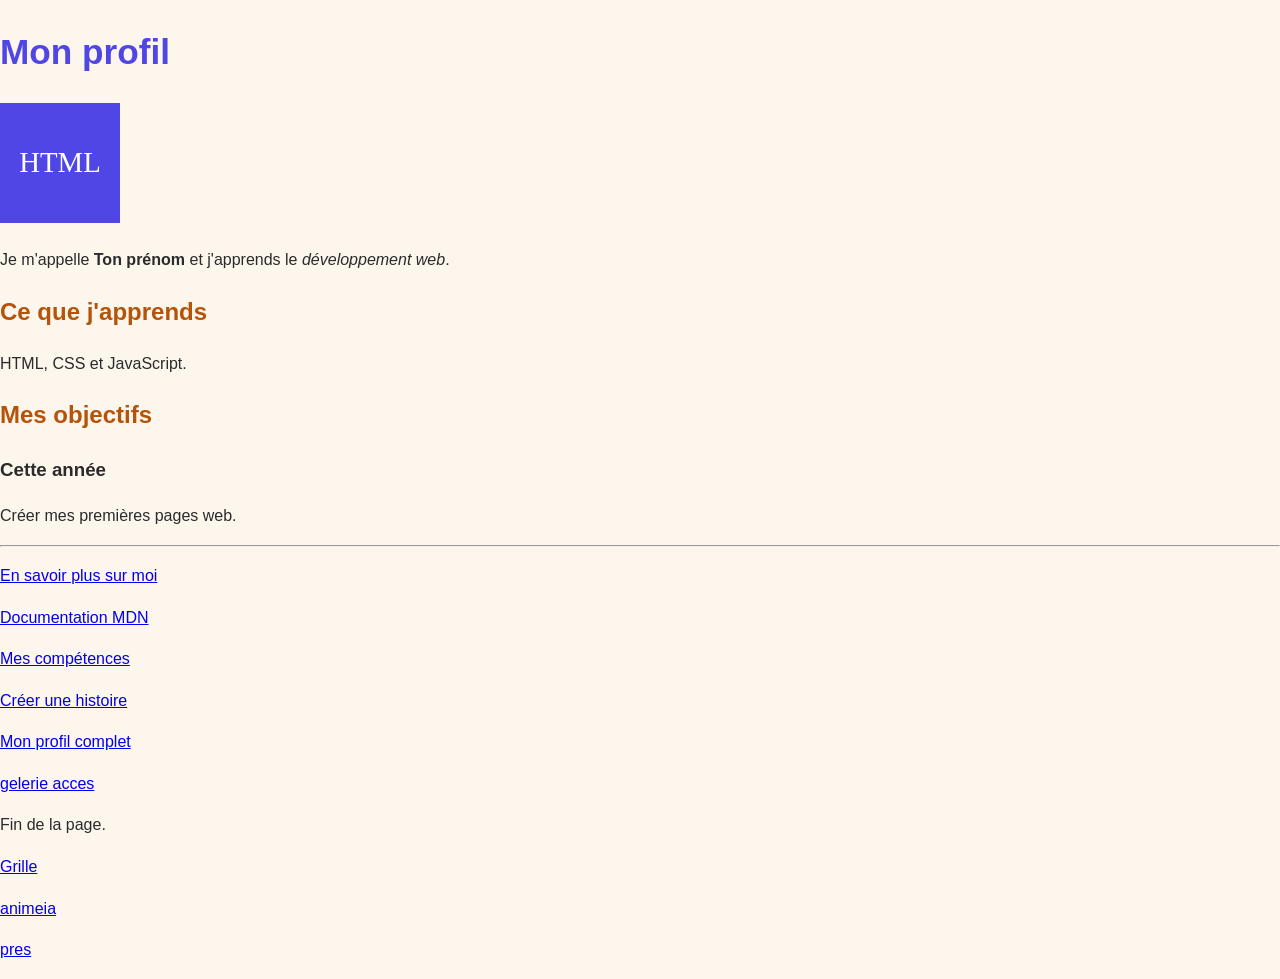
<file: index.html>
<!DOCTYPE html>
<html lang="fr">
<head>
  <meta charset="UTF-8">
  <meta name="viewport" content="width=device-width, initial-scale=1.0">
  <title>Mon profil</title>
  <link rel="stylesheet" href="style.css">
</head>
<body>
  <h1>Mon profil</h1>
  <img src="images/logo.svg" alt="Logo HTML violet" width="120">
  <p>Je m'appelle <strong>Ton prénom</strong> et j'apprends le <em>développement web</em>.</p>

  <h2>Ce que j'apprends</h2>
  <p>HTML, CSS et JavaScript.</p>

  <h2>Mes objectifs</h2>
  <h3>Cette année</h3>
  <p>Créer mes premières pages web.</p>
  <hr>

  <p><a href="apropos.html">En savoir plus sur moi</a></p>
  <p><a href="https://developer.mozilla.org/fr/" target="_blank" rel="noopener">Documentation MDN</a></p>
    <p><a href="competences.html">Mes compétences</a></p>
  <p><a href="formulaire.html">Créer une histoire</a></p>
  <p><a href="profil.html">Mon profil complet</a></p
  <p><a href="galerie.html">gelerie acces</a></p>                                                 
  <p>Fin de la page.</p>
  <p> <a href="grille.html">Grille</a></p>
  <p> <a href="dom.html">animeia</a></p>
  <p> <a href="dom.htlm"> pres </a></p>
</body>
</html>
</file>
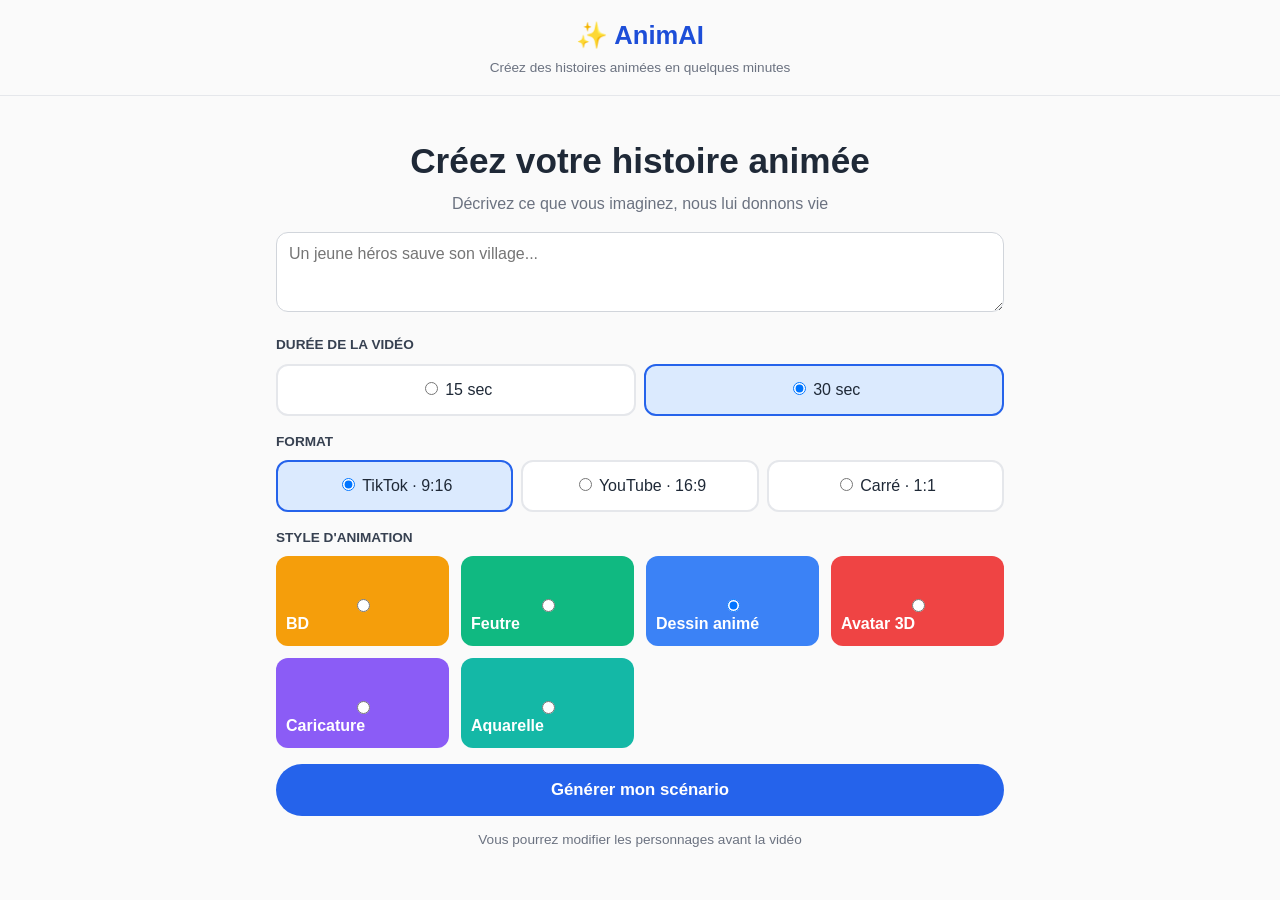
<file: animai.html>
<!DOCTYPE html>
<html lang="fr">
<head>
  <meta charset="UTF-8">
  <meta name="viewport" content="width=device-width, initial-scale=1.0">
  <title>AnimAI</title>
  <link rel="stylesheet" href="animai.css">
</head>
<body>

  <header class="entete">
    <p class="logo">✨ AnimAI</p>
    <p class="slogan">Créez des histoires animées en quelques minutes</p>
  </header>

  <main class="page">
    <h1>Créez votre histoire animée</h1>
    <p class="sous-titre">Décrivez ce que vous imaginez, nous lui donnons vie</p>

    <form action="animai.html" method="get">

      <textarea name="idee" rows="3" placeholder="Un jeune héros sauve son village..." required></textarea>

      <fieldset>
        <legend>Durée de la vidéo</legend>
        <div class="choix-groupe">
          <label class="choix"><input type="radio" name="duree" value="15"> 15 sec</label>
          <label class="choix"><input type="radio" name="duree" value="30" checked> 30 sec</label>
        </div>
      </fieldset>

      <fieldset>
        <legend>Format</legend>
        <div class="choix-groupe">
          <label class="choix"><input type="radio" name="format" value="vertical" checked> TikTok · 9:16</label>
          <label class="choix"><input type="radio" name="format" value="horizontal"> YouTube · 16:9</label>
          <label class="choix"><input type="radio" name="format" value="carre"> Carré · 1:1</label>
        </div>
      </fieldset>

      <fieldset>
        <legend>Style d'animation</legend>
        <div class="styles">
          <label class="style-carte s1"><input type="radio" name="style" value="bd"> BD</label>
          <label class="style-carte s2"><input type="radio" name="style" value="feutre"> Feutre</label>
          <label class="style-carte s3"><input type="radio" name="style" value="dessin-anime" checked> Dessin animé</label>
          <label class="style-carte s4"><input type="radio" name="style" value="avatar-3d"> Avatar 3D</label>
          <label class="style-carte s5"><input type="radio" name="style" value="caricature"> Caricature</label>
          <label class="style-carte s6"><input type="radio" name="style" value="aquarelle"> Aquarelle</label>
        </div>
      </fieldset>

      <button type="submit">Générer mon scénario</button>
      <p class="note">Vous pourrez modifier les personnages avant la vidéo</p>

    </form>
  </main>

</body>
</html>
</file>
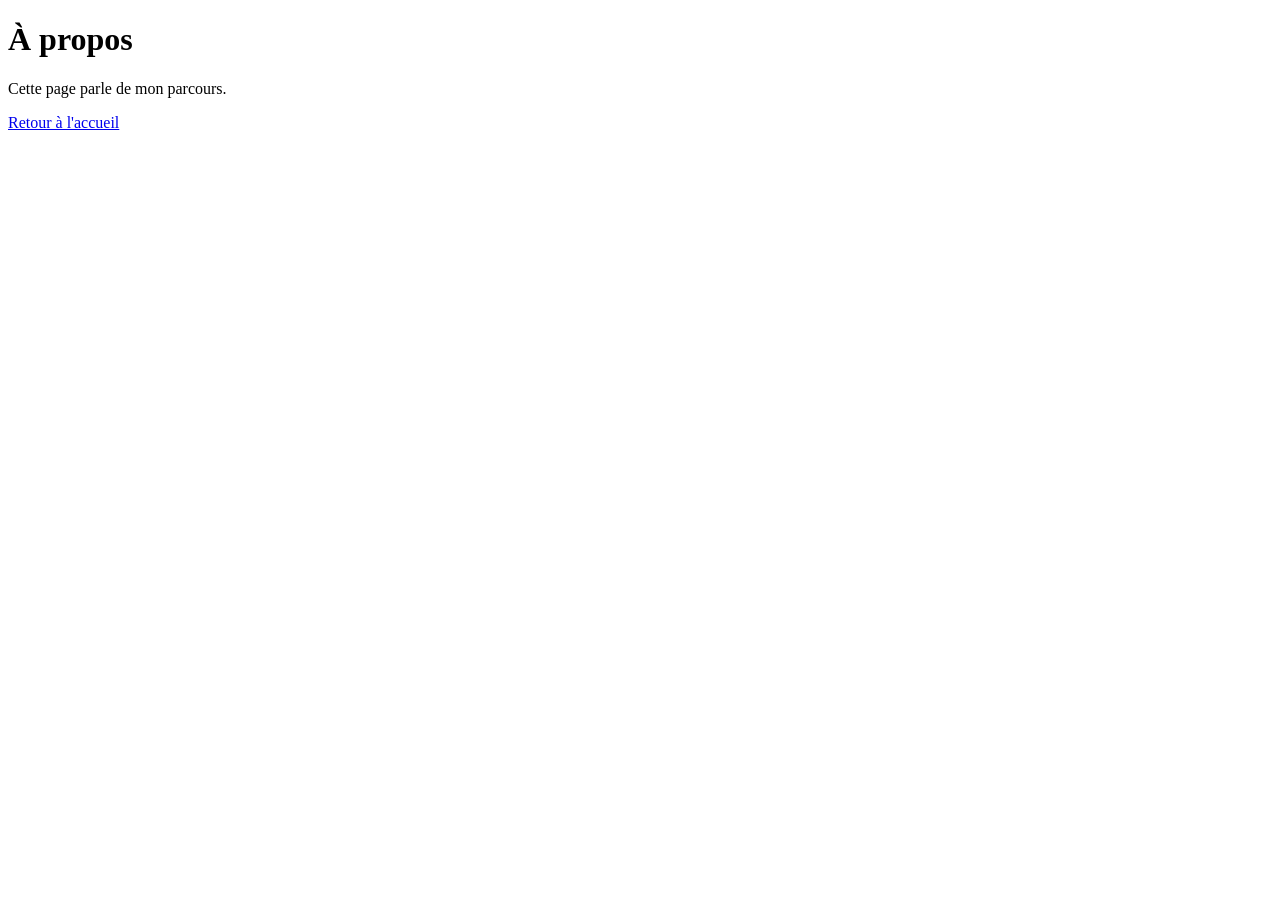
<file: apropos.html>
<!DOCTYPE html>
<html lang="fr">
<head>
  <meta charset="UTF-8">
  <meta name="viewport" content="width=device-width, initial-scale=1.0">
  <title>À propos</title>
</head>
<body>
  <h1>À propos</h1>
  <p>Cette page parle de mon parcours.</p>
  <a href="index.html">Retour à l'accueil</a>
</body>
</html>
</file>
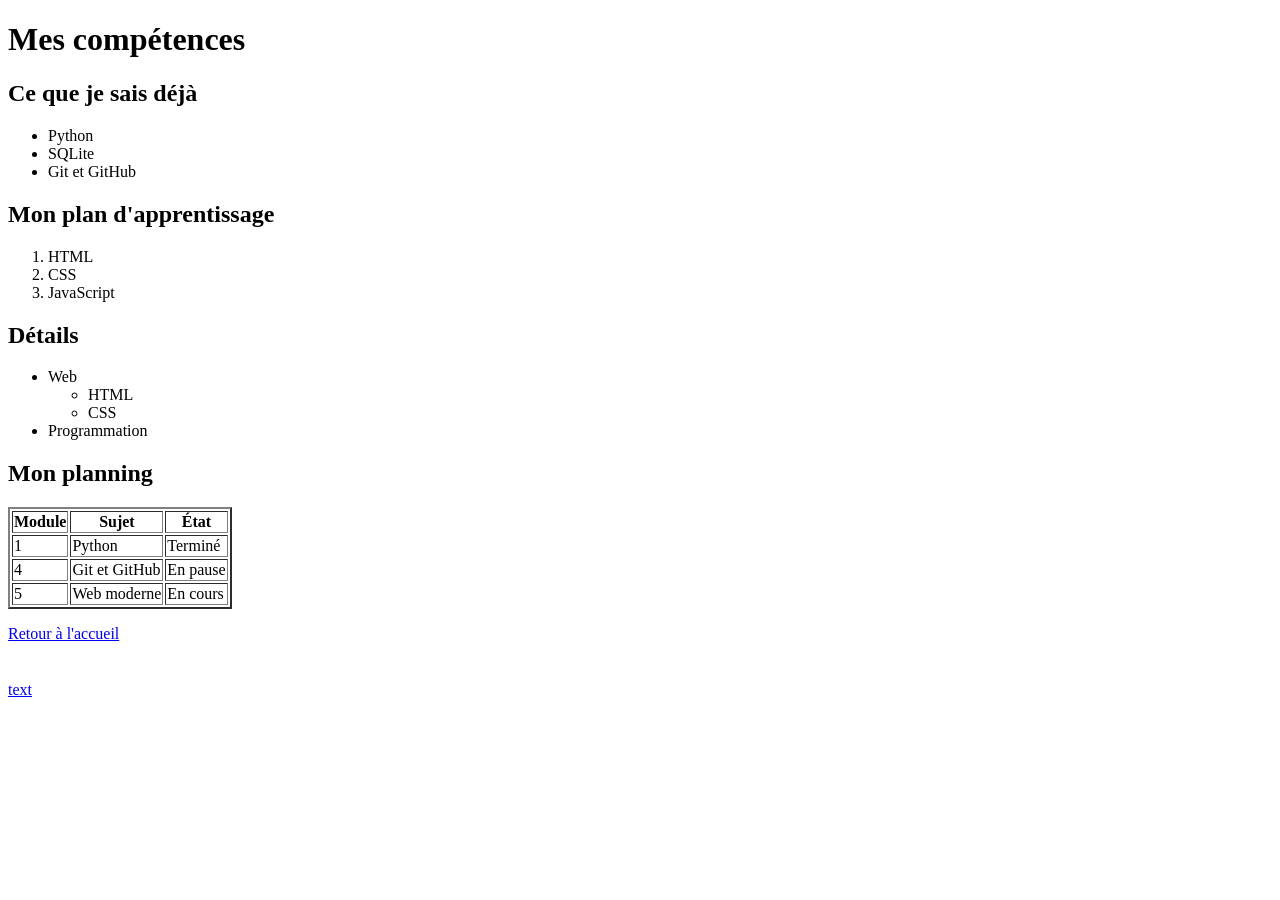
<file: competences.html>
<!DOCTYPE html>
<html lang="fr">
<head>
  <meta charset="UTF-8">
  <meta name="viewport" content="width=device-width, initial-scale=1.0">
  <title>Mes compétences</title>
</head>
<body>
  <h1>Mes compétences</h1>

  <h2>Ce que je sais déjà</h2>
  <ul>
    <li>Python</li>
    <li>SQLite</li>
    <li>Git et GitHub</li>
  </ul>

  <h2>Mon plan d'apprentissage</h2>
  <ol>
    <li>HTML</li>
    <li>CSS</li>
    <li>JavaScript</li>
  </ol>

  <h2>Détails</h2>
  <ul>
    <li>Web
      <ul>
        <li>HTML</li>
        <li>CSS</li>
      </ul>
    </li>
    <li>Programmation</li>
  </ul>

  <h2>Mon planning</h2>
  <table border="2">
    <thead>
      <tr>
        <th>Module</th>
        <th>Sujet</th>
        <th>État</th>
      </tr>
    </thead>
    <tbody>
      <tr>
        <td>1</td>
        <td>Python</td>
        <td>Terminé</td>
      </tr>
      <tr>
        <td>4</td>
        <td>Git et GitHub</td>
        <td>En pause</td>
      </tr>
      <tr>
        <td>5</td>
        <td>Web moderne</td>
        <td>En cours</td>
      </tr>
    </tbody>
  </table>

  <p><a href="index.html">Retour à l'accueil</a></p>

</body>
</html>

<table>
  <thead>
    <tr>
      <th></th>
    </tr>
  </thead>
</table>

<tbody>
  <tr></tr>
<td></td>

  <p>
    <a href="lien"> text</a>
  </p>
</file>
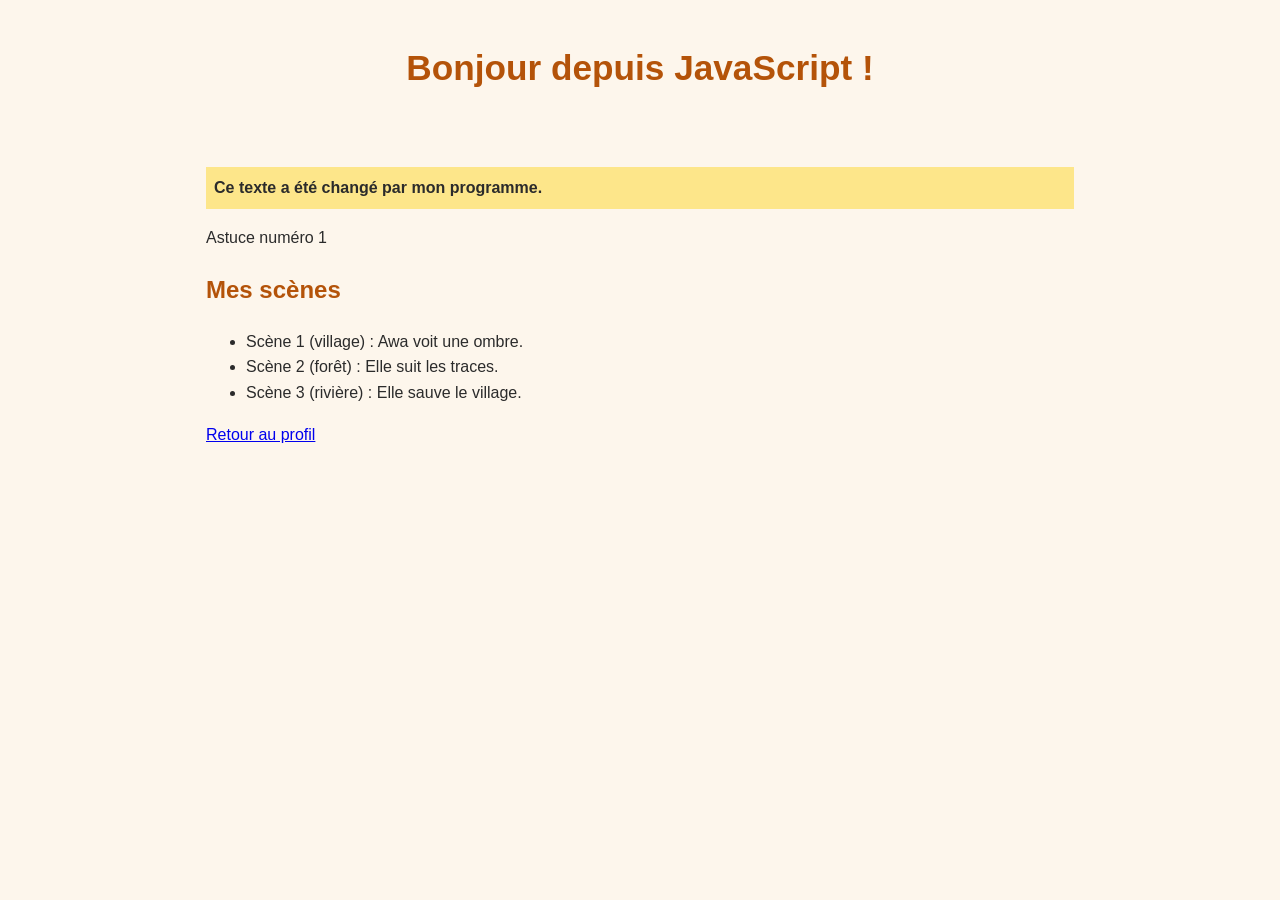
<file: dom.html>
<!DOCTYPE html>
<html lang="fr">
<head>
  <meta charset="UTF-8">
  <meta name="viewport" content="width=device-width, initial-scale=1.0">
  <title>Jour 16 : le DOM</title>
  <link rel="stylesheet" href="style.css">
</head>
<body>

  <header>
    <h1 id="titre">Titre d'origine</h1>
  </header>

  <main>
    <p id="message">Message d'origine</p>

    <p class="astuce">Première astuce</p>
    <p class="astuce">Deuxième astuce</p>

    <h2>Mes scènes</h2>
    <ul id="liste-scenes"></ul>

    <p><a href="index.html">Retour au profil</a></p>
  </main>

  <script src="js/jour16.js"></script>
</body>
</html>
</file>
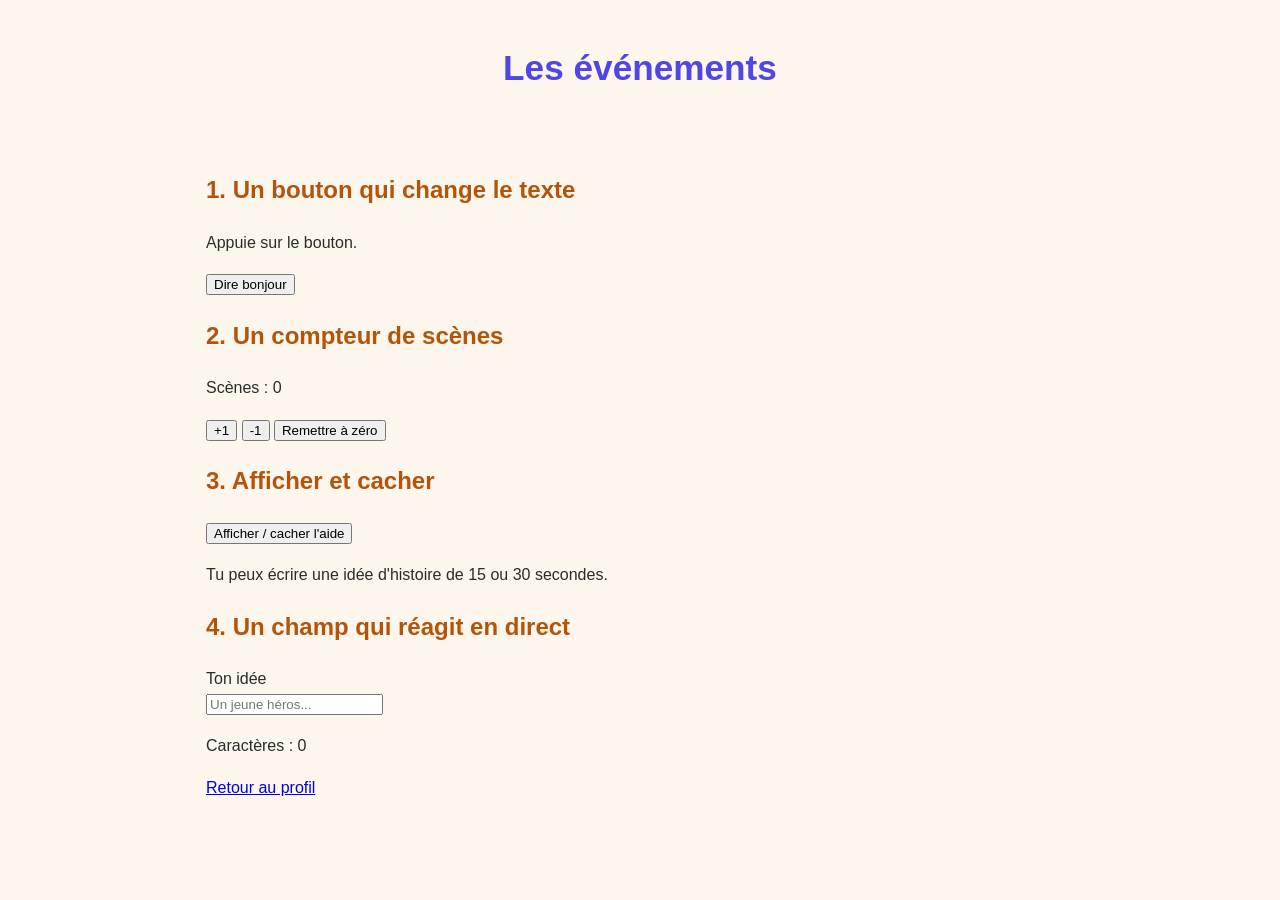
<file: evenements.html>
<!DOCTYPE html>
<html lang="fr">
<head>
  <meta charset="UTF-8">
  <meta name="viewport" content="width=device-width, initial-scale=1.0">
  <title>Jour 17 : les événements</title>
  <link rel="stylesheet" href="style.css">
</head>
<body>

  <header>
    <h1>Les événements</h1>
  </header>

  <main>

    <h2>1. Un bouton qui change le texte</h2>
    <p id="message">Appuie sur le bouton.</p>
    <button id="btn-message">Dire bonjour</button>

    <h2>2. Un compteur de scènes</h2>
    <p>Scènes : <span id="compteur">0</span></p>
    <button id="btn-plus">+1</button>
    <button id="btn-moins">-1</button>
    <button id="btn-zero">Remettre à zéro</button>

    <h2>3. Afficher et cacher</h2>
    <button id="btn-basculer">Afficher / cacher l'aide</button>
    <p id="aide" class="cache">Tu peux écrire une idée d'histoire de 15 ou 30 secondes.</p>

    <h2>4. Un champ qui réagit en direct</h2>
    <label for="idee">Ton idée</label><br>
    <input type="text" id="idee" placeholder="Un jeune héros...">
    <p>Caractères : <span id="nb-caracteres">0</span></p>

    <p><a href="profil.html">Retour au profil</a></p>

  </main>

  <script src="js/jour17.js"></script>
</body>
</html>
</file>
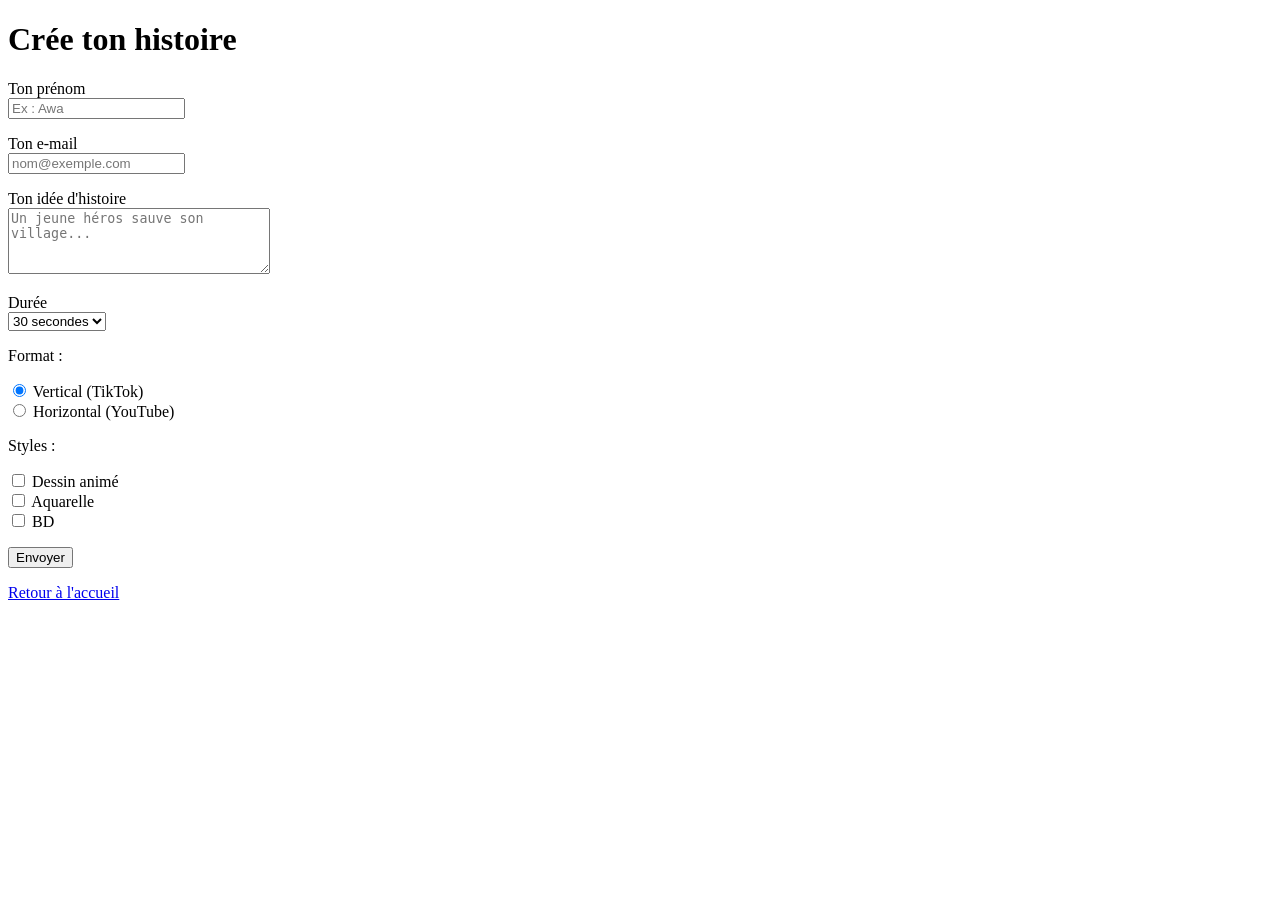
<file: formulaire.html>
<!DOCTYPE html>
<html lang="fr">
<head>
  <meta charset="UTF-8">
  <meta name="viewport" content="width=device-width, initial-scale=1.0">
  <title>Mon formulaire</title>
</head>
<body>
  <h1>Crée ton histoire</h1>

  <form action="formulaire.html" method="get">

    <p>
      <label for="prenom">Ton prénom</label><br>
      <input type="text" id="prenom" name="prenom" placeholder="Ex : Awa" required>
    </p>

    <p>
      <label for="email">Ton e-mail</label><br>
      <input type="email" id="email" name="email" placeholder="nom@exemple.com" required>
    </p>

    <p>
      <label for="idee">Ton idée d'histoire</label><br>
      <textarea id="idee" name="idee" rows="4" cols="30" placeholder="Un jeune héros sauve son village..."></textarea>
    </p>

    <p>
      <label for="duree">Durée</label><br>
      <select id="duree" name="duree">
        <option value="15">15 secondes</option>
        <option value="30" selected>30 secondes</option>
      </select>
    </p>

    <p>Format :</p>
    <p>
      <input type="radio" id="vertical" name="format" value="vertical" checked>
      <label for="vertical">Vertical (TikTok)</label><br>
      <input type="radio" id="horizontal" name="format" value="horizontal">
      <label for="horizontal">Horizontal (YouTube)</label>
    </p>

    <p>Styles :</p>
    <p>
      <input type="checkbox" id="dessin" name="style" value="dessin-anime">
      <label for="dessin">Dessin animé</label><br>
      <input type="checkbox" id="aquarelle" name="style" value="aquarelle">
      <label for="aquarelle">Aquarelle</label><br>
      <input type="checkbox" id="bd" name="style" value="bd">
      <label for="bd">BD</label>
    </p>

    <button type="submit">Envoyer</button>
  </form>

  <p><a href="index.html">Retour à l'accueil</a></p>
</body>
</html>
</file>
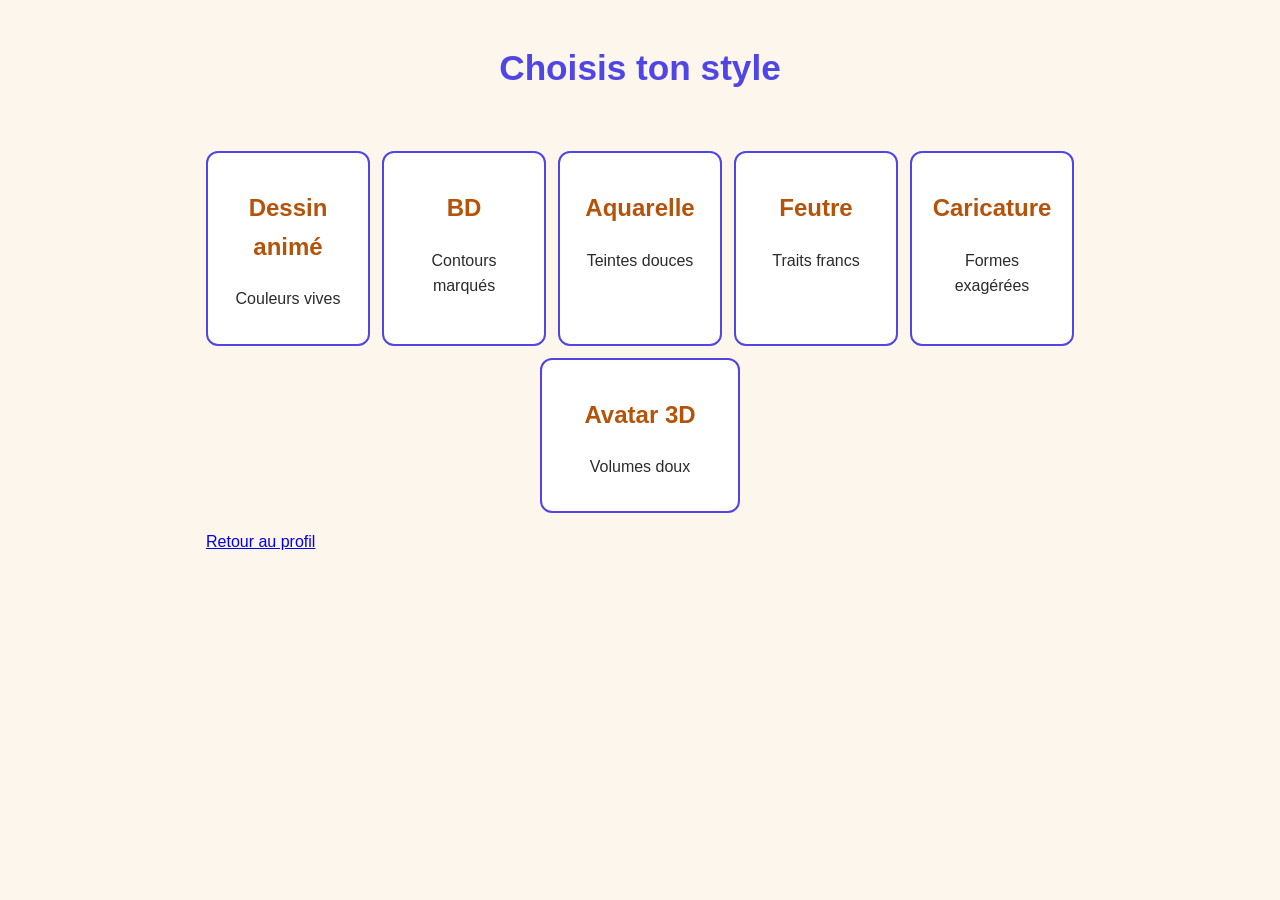
<file: galerie.html>
<!DOCTYPE html>
<html lang="fr">
<head>
  <meta charset="UTF-8">
  <meta name="viewport" content="width=device-width, initial-scale=1.0">
  <title>Choisis ton style</title>
  <link rel="stylesheet" href="style.css">
</head>
<body>

  <header>
    <h1>Choisis ton style</h1>
  </header>

  <main>
    <div class="galerie">
      <div class="carte-style">
        <h2>Dessin animé</h2>
        <p>Couleurs vives</p>
      </div>
      <div class="carte-style">
        <h2>BD</h2>
        <p>Contours marqués</p>
      </div>
      <div class="carte-style">
        <h2>Aquarelle</h2>
        <p>Teintes douces</p>
      </div>
      <div class="carte-style">
        <h2>Feutre</h2>
        <p>Traits francs</p>
      </div>
      <div class="carte-style">
        <h2>Caricature</h2>
        <p>Formes exagérées</p>
      </div>
      <div class="carte-style">
        <h2>Avatar 3D</h2>
        <p>Volumes doux</p>
      </div>
    </div>

    <p><a href="profil.html">Retour au profil</a></p>
  </main>

</body>
</html>
</file>
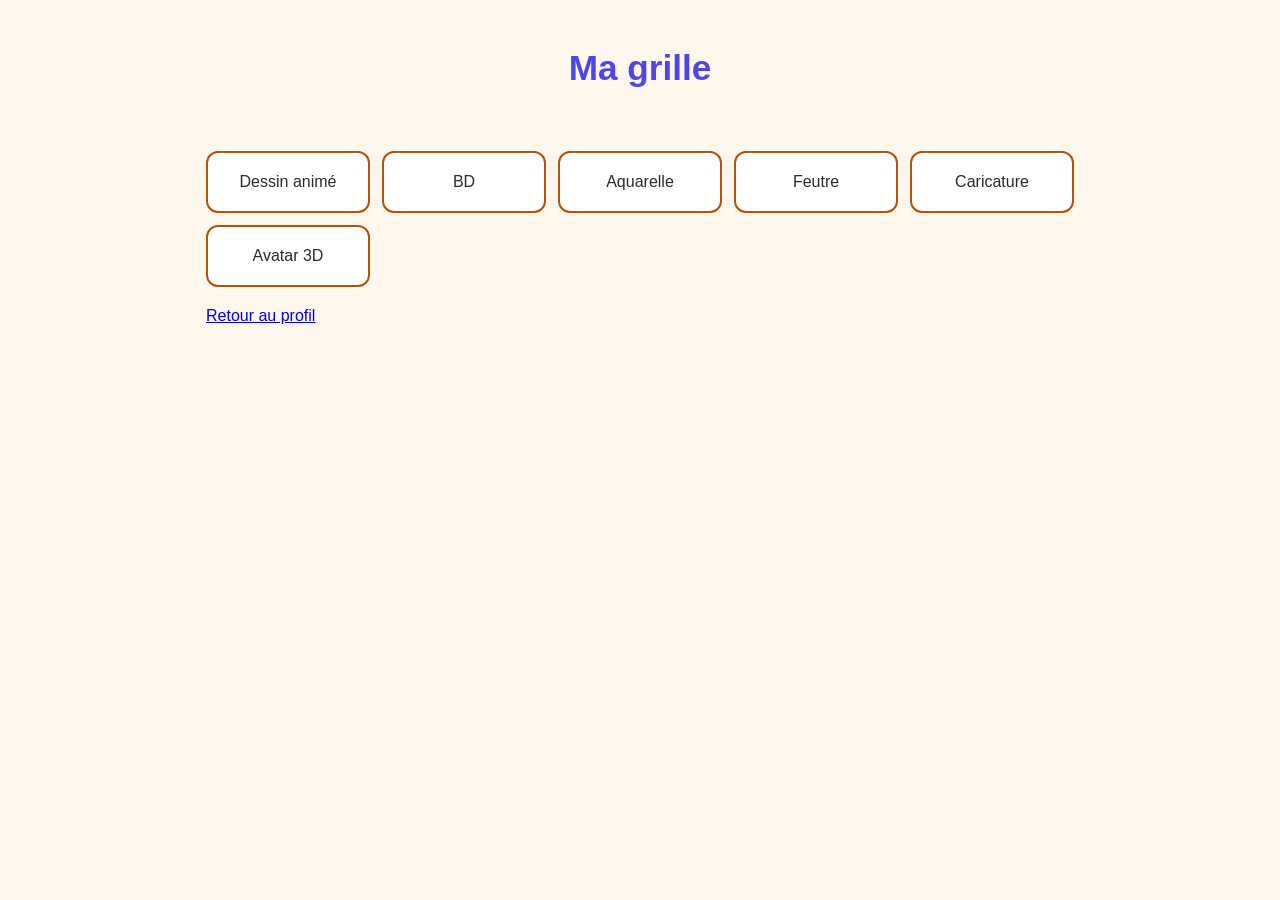
<file: grille.html>
<!DOCTYPE html>
<html lang="fr">
<head>
  <meta charset="UTF-8">
  <meta name="viewport" content="width=device-width, initial-scale=1.0">
  <title>Ma grille</title>
  <link rel="stylesheet" href="style.css">
</head>
<body>

  <header>
    <h1>Ma grille</h1>
  </header>

  <main>
    <div class="grille">
      <div class="tuile">Dessin animé</div>
      <div class="tuile">BD</div>
      <div class="tuile">Aquarelle</div>
      <div class="tuile">Feutre</div>
      <div class="tuile">Caricature</div>
      <div class="tuile">Avatar 3D</div>
    </div>

    <p><a href="profil.html">Retour au profil</a></p>
  </main>

</body>
</html>
</file>
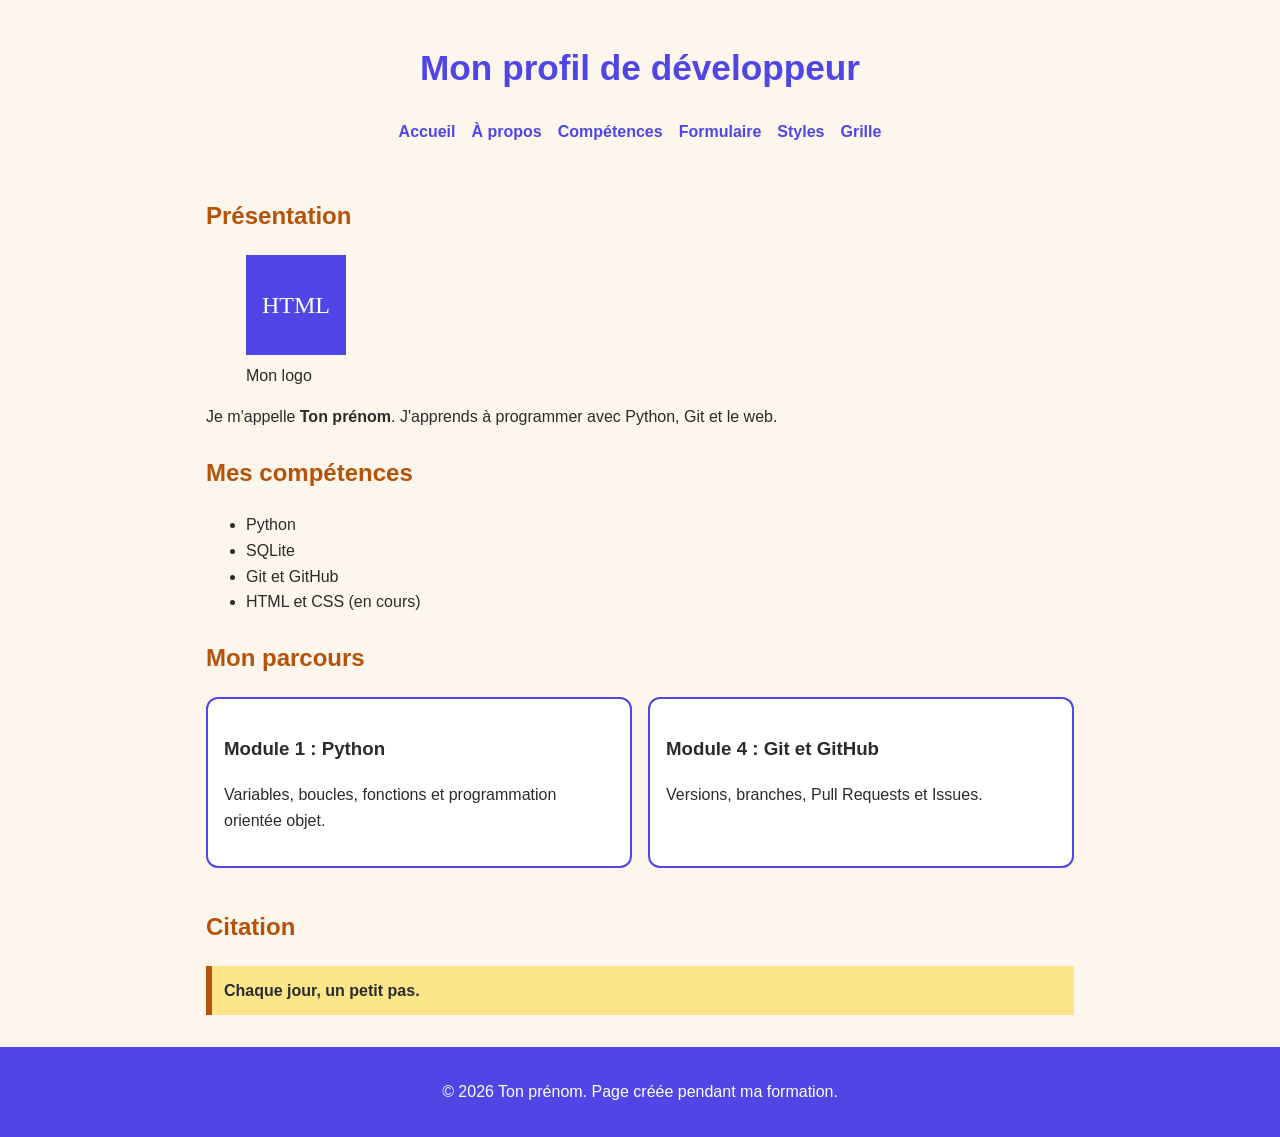
<file: profil.html>
<!DOCTYPE html>
<html lang="fr">
<head>
  <meta charset="UTF-8">
  <meta name="viewport" content="width=device-width, initial-scale=1.0">
  <title>Mon profil de développeur</title>
  <link rel="stylesheet" href="style.css">
</head>
<body>

  <header>
    <h1>Mon profil de développeur</h1>
    <nav>
      <a href="index.html">Accueil</a>
      <a href="apropos.html">À propos</a>
      <a href="competences.html">Compétences</a>
      <a href="formulaire.html">Formulaire</a>
      <a href="galerie.html">Styles</a>
      <a href="grille.html">Grille</a>
    </nav>
  </header>

  <main>

    <section>
      <h2>Présentation</h2>
      <figure>
        <img src="images/logo.svg" alt="Logo HTML violet" width="100">
        <figcaption>Mon logo</figcaption>
      </figure>
      <p>Je m'appelle <strong>Ton prénom</strong>. J'apprends à programmer avec Python, Git et le web.</p>
    </section>

    <section>
      <h2>Mes compétences</h2>
      <ul>
        <li>Python</li>
        <li>SQLite</li>
        <li>Git et GitHub</li>
        <li>HTML et CSS (en cours)</li>
      </ul>
    </section>

    <section>
      <h2>Mon parcours</h2>
      <div class="cartes">
        <article>
          <h3>Module 1 : Python</h3>
          <p>Variables, boucles, fonctions et programmation orientée objet.</p>
        </article>
        <article>
          <h3>Module 4 : Git et GitHub</h3>
          <p>Versions, branches, Pull Requests et Issues.</p>
        </article>
      </div>
    </section>

    <aside>
      <h2>Citation</h2>
      <p class="important">Chaque jour, un petit pas.</p>
    </aside>

  </main>

  <footer>
    <p>© 2026 Ton prénom. Page créée pendant ma formation.</p>
  </footer>

</body>
</html>
</file>
<file: style.css>
* {
  box-sizing: border-box;
}

body {
  font-family: Arial, sans-serif;
  background-color: #fdf6ec;
  color: #2b2b2b;
  line-height: 1.6;
  margin: 0;
}

header {
  padding: 16px;
  text-align: center;
}

h1 {
  color: #4f46e5;
}

h2 {
  color: #b45309;
}

nav a {
  color: #4f46e5;
  text-decoration: none;
  font-weight: bold;
}

main {
  max-width: 600px;
  margin: 0 auto;
  padding: 16px;
}

section {
  margin-bottom: 24px;
}

article {
  background-color: white;
  border: 2px solid #4f46e5;
  border-radius: 12px;
  padding: 16px;
  margin-bottom: 16px;
}

.important {
  background-color: #fde68a;
  font-weight: bold;
  padding: 12px;
  border-left: 6px solid #b45309;
}

footer {
  background-color: #4f46e5;
  color: white;
  text-align: center;
  padding: 16px;
}


nav {
  display: flex;
  justify-content: center;
  gap: 16px;
  flex-wrap: wrap;
}



.galerie {
  display: flex;             /* range les cartes côte à côte */
  flex-wrap: wrap;           /* si la ligne est pleine, passe à la suivante */
  gap: 12px;                 /* laisse 12 px entre les cartes */
  justify-content: center;   /* centre chaque ligne */
}

.carte-style {
  flex: 1 1 140px;           /* vise 140 px, mais agrandis-toi pour remplir la ligne */
  max-width: 200px;          /* jamais plus de 200 px */
  background-color: white;   /* fond blanc */
  border: 2px solid #4f46e5; /* cadre violet de 2 px */
  border-radius: 12px;       /* coins arrondis */
  padding: 16px;             /* espace entre le cadre et le texte */
  text-align: center;        /* texte centré */
}




.tuile {
  background-color: white;
  border: 2px solid #b45309;
  border-radius: 12px;
  padding: 16px;
  text-align: center;
}


.grille {
  display: grid;                                          /* active la grille */
  grid-template-columns: repeat(auto-fit, minmax(140px, 1fr)); /* autant de colonnes de 140 px minimum que possible */
  gap: 12px;                                              /* 12 px entre les cases */
}



img {
  max-width: 100%;   /* l'image ne dépasse jamais la largeur de son parent */
  height: auto;      /* la hauteur suit, pour garder les proportions */
}

h1 {
  font-size: 1.6rem; /* titre d'environ 25 px sur téléphone */
}

.cartes {
  display: grid;     /* transforme la boîte en grille */
  gap: 16px;         /* 16 px d'espace entre les cartes */
}

@media (min-width: 700px) {   /* SI l'écran fait au moins 700 px de large, alors : */

  h1 {
    font-size: 2.2rem;        /* titre plus grand */
  }

  main {
    max-width: 900px;         /* contenu plus large */
  }

  .cartes {
    grid-template-columns: 1fr 1fr;  /* deux colonnes égales : cartes côte à côte */
  }
}

.surligne {
  background-color: #fde68a;
  padding: 8px;
}

.surligne{back ground}

message.Classlist

.cache { display: none;
}
</file>
<file: animai.css>
* {
  box-sizing: border-box;
}

body {
  font-family: Arial, sans-serif;
  background-color: #fafafa;
  color: #1f2937;
  margin: 0;
  line-height: 1.5;
}

.entete {
  text-align: center;
  padding: 16px;
  border-bottom: 1px solid #e5e7eb;
}

.logo {
  font-size: 1.6rem;
  font-weight: bold;
  color: #1d4ed8;
  margin: 0;
}

.slogan {
  font-size: 0.85rem;
  color: #6b7280;
  margin: 4px 0 0;
}

.page {
  max-width: 600px;
  margin: 0 auto;
  padding: 16px;
}

h1 {
  font-size: 1.6rem;
  text-align: center;
  margin-bottom: 4px;
}

.sous-titre {
  text-align: center;
  color: #6b7280;
  margin-top: 0;
}

textarea {
  width: 100%;
  padding: 12px;
  border: 1px solid #d1d5db;
  border-radius: 12px;
  font-size: 1rem;
  font-family: inherit;
}

fieldset {
  border: none;
  padding: 0;
  margin: 16px 0;
}

legend {
  font-weight: bold;
  text-transform: uppercase;
  font-size: 0.85rem;
  color: #374151;
  margin-bottom: 8px;
  padding: 0;
}

.choix-groupe {
  display: flex;
  flex-wrap: wrap;
  gap: 8px;
}

.choix {
  flex: 1 1 100px;
  background-color: white;
  border: 2px solid #e5e7eb;
  border-radius: 12px;
  padding: 12px;
  text-align: center;
}

.styles {
  display: grid;
  grid-template-columns: repeat(auto-fit, minmax(140px, 1fr));
  gap: 12px;
}

.style-carte {
  display: flex;
  flex-direction: column;
  justify-content: flex-end;
  min-height: 90px;
  padding: 10px;
  border-radius: 12px;
  color: white;
  font-weight: bold;
}

.s1 { background-color: #f59e0b; }
.s2 { background-color: #10b981; }
.s3 { background-color: #3b82f6; }
.s4 { background-color: #ef4444; }
.s5 { background-color: #8b5cf6; }
.s6 { background-color: #14b8a6; }

button {
  width: 100%;
  padding: 16px;
  background-color: #2563eb;
  color: white;
  border: none;
  border-radius: 999px;
  font-size: 1.05rem;
  font-weight: bold;
}

.note {
  text-align: center;
  font-size: 0.85rem;
  color: #6b7280;
}

.choix:has(input:checked) {
  border-color: #2563eb;
  background-color: #dbeafe;
}

@media (min-width: 700px) {
  h1 {
    font-size: 2.2rem;
  }

  .page {
    max-width: 760px;
  }
}
</file>
